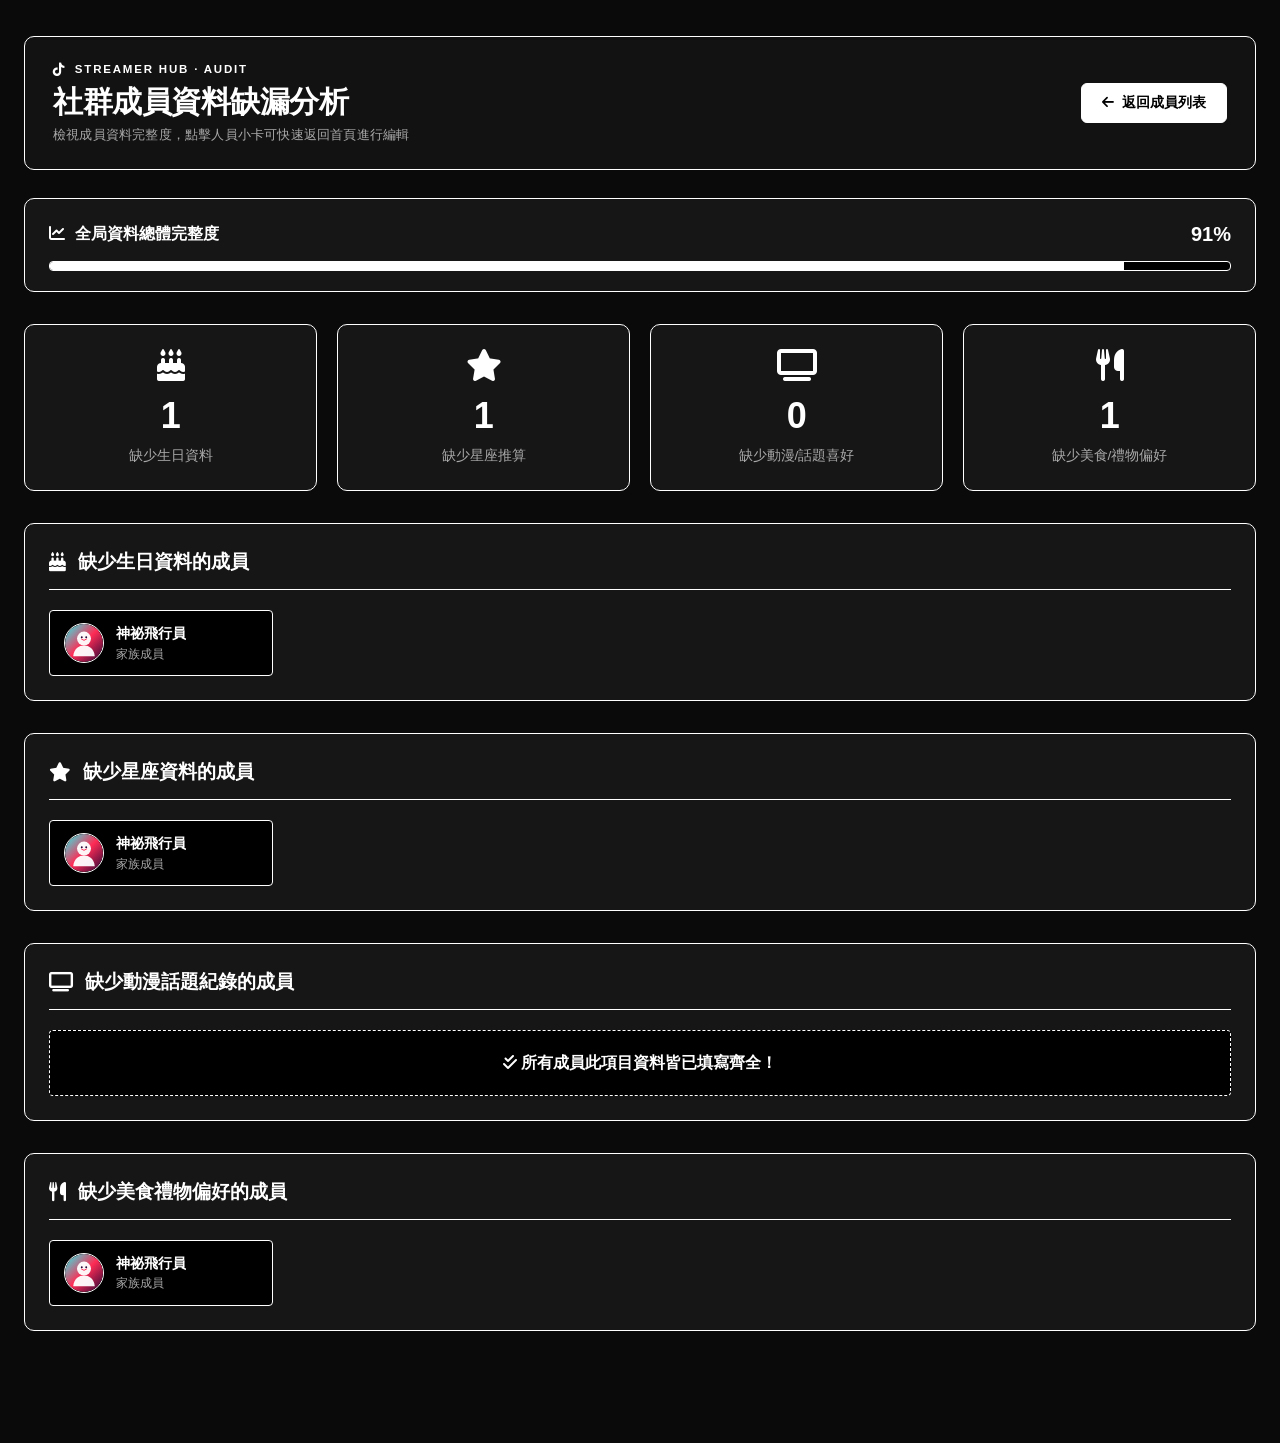
<file: missing-info.html>
<!DOCTYPE html>
<html lang="zh-TW">
<head>
    <meta charset="UTF-8">
    <meta name="viewport" content="width=device-width, initial-scale=1.0">
    <title>資料缺漏查詢 | TikTok Streamer Hub</title>
    <link rel="stylesheet" href="styles.css">
    <link rel="stylesheet" href="https://cdnjs.cloudflare.com/ajax/libs/font-awesome/6.5.1/css/all.min.css">
    <style>
        html, body {
            -ms-overflow-style: none;
            scrollbar-width: none;
            overflow-y: scroll;
        }
        html::-webkit-scrollbar,
        body::-webkit-scrollbar,
        *::-webkit-scrollbar {
            display: none !important;
            width: 0 !important;
            height: 0 !important;
        }
        * {
            -ms-overflow-style: none;
            scrollbar-width: none;
        }
        .stats-container {
            display: grid;
            grid-template-columns: repeat(auto-fit, minmax(220px, 1fr));
            gap: 1.25rem;
            margin-bottom: 2rem;
        }
        
        .stat-card {
            background-color: var(--card-bg);
            border-radius: var(--radius-lg);
            border: 1px solid var(--border-white);
            padding: 1.5rem;
            text-align: center;
            transition: var(--transition);
        }
        
        .stat-card:hover {
            background-color: var(--card-bg-hover);
            transform: translateY(-2px);
        }
        
        .stat-icon {
            font-size: 2rem;
            margin-bottom: 0.5rem;
            display: inline-block;
            color: var(--text-primary);
        }
        
        .stat-number {
            font-size: 2.25rem;
            font-weight: 800;
            margin-bottom: 0.2rem;
            letter-spacing: -0.5px;
            color: var(--text-primary);
        }
        
        .stat-label {
            font-size: 0.85rem;
            color: var(--text-secondary);
        }
        
        .missing-section {
            margin-bottom: 2rem;
            background-color: var(--card-bg);
            border-radius: var(--radius-lg);
            border: 1px solid var(--border-white);
            padding: 1.5rem;
        }
        
        .missing-section h2 {
            display: flex;
            align-items: center;
            gap: 0.75rem;
            margin-bottom: 1.25rem;
            padding-bottom: 0.75rem;
            font-size: 1.2rem;
            border-bottom: 1px solid var(--border-white);
            color: var(--text-primary);
        }

        .missing-section h2 i {
            color: var(--text-primary);
        }
        
        .missing-list {
            display: grid;
            grid-template-columns: repeat(auto-fill, minmax(200px, 1fr));
            gap: 1rem;
        }
        
        .missing-person {
            background-color: #000000;
            border: 1px solid var(--border-white);
            border-radius: var(--radius-sm);
            padding: 0.75rem 0.85rem;
            display: flex;
            align-items: center;
            gap: 0.75rem;
            transition: var(--transition);
            cursor: pointer;
        }
        
        .missing-person:hover {
            background-color: #ffffff;
            color: #000000;
        }

        .missing-person:hover .missing-role {
            color: #444444;
        }
        
        .missing-avatar {
            width: 40px;
            height: 40px;
            border-radius: 50%;
            object-fit: cover;
            border: 1px solid var(--border-white);
            background-color: #000000;
        }
        
        .missing-info {
            display: flex;
            flex-direction: column;
            overflow: hidden;
        }

        .missing-name {
            font-size: 0.9rem;
            font-weight: 700;
            white-space: nowrap;
            overflow: hidden;
            text-overflow: ellipsis;
        }

        .missing-role {
            font-size: 0.75rem;
            color: var(--text-secondary);
        }
        
        .progress-container {
            margin-bottom: 2rem;
            background-color: var(--card-bg);
            border-radius: var(--radius-lg);
            border: 1px solid var(--border-white);
            padding: 1.25rem 1.5rem;
        }
        
        .progress-label {
            display: flex;
            justify-content: space-between;
            align-items: center;
            margin-bottom: 0.75rem;
            font-weight: 600;
            color: var(--text-primary);
        }
        
        .progress-percentage {
            font-size: 1.25rem;
            font-weight: 800;
            color: var(--text-primary);
        }

        .progress-bar-wrapper {
            height: 10px;
            background-color: #000000;
            border: 1px solid var(--border-white);
            border-radius: var(--radius-sm);
            overflow: hidden;
        }
        
        .progress-bar {
            height: 100%;
            background-color: #ffffff;
            transition: width 0.8s ease;
        }

        .no-missing-data {
            padding: 1.25rem;
            text-align: center;
            color: #ffffff;
            font-weight: 600;
            grid-column: 1 / -1;
            background-color: #000000;
            border-radius: var(--radius-sm);
            border: 1px dashed var(--border-white);
        }
    </style>
</head>
<body class="bg-dark text-light">
    <div class="container">
        <!-- 頂部頁頭 -->
        <header class="header">
            <div class="brand">
                <div class="brand-badge">
                    <i class="fab fa-tiktok"></i>
                    <span>STREAMER HUB · AUDIT</span>
                </div>
                <h1>社群成員資料缺漏分析</h1>
                <p class="brand-subtitle">檢視成員資料完整度，點擊人員小卡可快速返回首頁進行編輯</p>
            </div>
            <div class="search-container">
                <a href="index.html" class="primary-btn">
                    <i class="fas fa-arrow-left"></i>
                    <span>返回成員列表</span>
                </a>
            </div>
        </header>

        <!-- 資料完整度進度條 -->
        <div class="progress-container">
            <div class="progress-label">
                <span><i class="fas fa-chart-line" style="margin-right:6px;"></i> 全局資料總體完整度</span>
                <span class="progress-percentage" id="completionRate">0%</span>
            </div>
            <div class="progress-bar-wrapper">
                <div class="progress-bar" id="completionBar" style="width: 0%"></div>
            </div>
        </div>
        
        <!-- 四大統計數字卡片 -->
        <div class="stats-container">
            <div class="stat-card">
                <i class="fas fa-cake-candles stat-icon"></i>
                <div class="stat-number" id="missingBirthdayCount">0</div>
                <div class="stat-label">缺少生日資料</div>
            </div>
            <div class="stat-card">
                <i class="fas fa-star stat-icon"></i>
                <div class="stat-number" id="missingZodiacCount">0</div>
                <div class="stat-label">缺少星座推算</div>
            </div>
            <div class="stat-card">
                <i class="fas fa-tv stat-icon"></i>
                <div class="stat-number" id="missingAnimeCount">0</div>
                <div class="stat-label">缺少動漫/話題喜好</div>
            </div>
            <div class="stat-card">
                <i class="fas fa-utensils stat-icon"></i>
                <div class="stat-number" id="missingFoodCount">0</div>
                <div class="stat-label">缺少美食/禮物偏好</div>
            </div>
        </div>
        
        <!-- 缺漏分類列表 -->
        <div class="missing-section">
            <h2><i class="fas fa-cake-candles"></i> 缺少生日資料的成員</h2>
            <div class="missing-list" id="missingBirthdayList"></div>
        </div>
        
        <div class="missing-section">
            <h2><i class="fas fa-star"></i> 缺少星座資料的成員</h2>
            <div class="missing-list" id="missingZodiacList"></div>
        </div>
        
        <div class="missing-section">
            <h2><i class="fas fa-tv"></i> 缺少動漫話題紀錄的成員</h2>
            <div class="missing-list" id="missingAnimeList"></div>
        </div>
        
        <div class="missing-section">
            <h2><i class="fas fa-utensils"></i> 缺少美食禮物偏好的成員</h2>
            <div class="missing-list" id="missingFoodList"></div>
        </div>
    </div>
    
    <script>
        const STORAGE_KEY = 'tiktok_streamer_crew_data';

        document.addEventListener('DOMContentLoaded', () => {
            analyzeMissingData();
        });
        
        function getCrewDataFromStorage() {
            try {
                const raw = localStorage.getItem(STORAGE_KEY);
                if (raw) {
                    const parsed = JSON.parse(raw);
                    if (Array.isArray(parsed)) return parsed;
                }
            } catch (e) {
                console.error(e);
            }
            return [];
        }

        function getAvatarUrl(person) {
            if (person.avatar && person.avatar.trim() !== '') {
                return person.avatar;
            }
            const seed = encodeURIComponent(person.name || 'streamer');
            return `https://api.dicebear.com/9.x/bottts-neutral/svg?seed=${seed}&radius=50`;
        }

        function analyzeMissingData() {
            const crewData = getCrewDataFromStorage();
            if (crewData.length === 0) {
                document.getElementById('completionRate').textContent = '0%';
                return;
            }

            const missingBirthday = crewData.filter(p => !p.birthday || !p.birthday.trim());
            const missingZodiac = crewData.filter(p => !p.zodiac || !p.zodiac.trim());
            const missingAnime = crewData.filter(p => !p.anime || !p.anime.trim());
            const missingFood = crewData.filter(p => !p.food || !p.food.trim());
            
            document.getElementById('missingBirthdayCount').textContent = missingBirthday.length;
            document.getElementById('missingZodiacCount').textContent = missingZodiac.length;
            document.getElementById('missingAnimeCount').textContent = missingAnime.length;
            document.getElementById('missingFoodCount').textContent = missingFood.length;
            
            const totalFields = crewData.length * 4;
            const missingTotal = missingBirthday.length + missingZodiac.length + missingAnime.length + missingFood.length;
            const rate = Math.max(0, Math.round(((totalFields - missingTotal) / totalFields) * 100));
            
            document.getElementById('completionRate').textContent = `${rate}%`;
            document.getElementById('completionBar').style.width = `${rate}%`;
            
            renderList(missingBirthday, 'missingBirthdayList');
            renderList(missingZodiac, 'missingZodiacList');
            renderList(missingAnime, 'missingAnimeList');
            renderList(missingFood, 'missingFoodList');
        }
        
        function renderList(people, containerId) {
            const container = document.getElementById(containerId);
            container.innerHTML = '';
            
            if (people.length === 0) {
                const noData = document.createElement('div');
                noData.className = 'no-missing-data';
                noData.innerHTML = '<i class="fas fa-check-double"></i> 所有成員此項目資料皆已填寫齊全！';
                container.appendChild(noData);
                return;
            }
            
            people.forEach(person => {
                const card = document.createElement('div');
                card.className = 'missing-person';
                card.innerHTML = `
                    <img class="missing-avatar" src="${getAvatarUrl(person)}" alt="${person.name}" onerror="this.src='image/default-avatar.svg'">
                    <div class="missing-info">
                        <span class="missing-name">${person.name}</span>
                        <span class="missing-role">${person.role || '家族成員'}</span>
                    </div>
                `;
                card.addEventListener('click', () => {
                    localStorage.setItem('searchPerson', person.name);
                    window.location.href = 'index.html';
                });
                container.appendChild(card);
            });
        }
    </script>
</body>
</html>
</file>
<file: styles.css>
/* ==========================================================================
   極簡平面暗黑風格 (Minimalist Flat Dark Aesthetic)
   - 純黑底色 (Pure Black: #0a0a0a)
   - 微淺灰卡片 (Subtle Dark Grey: #161616 -> hover: #202020)
   - 俐落純白框線 (Crisp White Borders: #ffffff)
   - 雙向絲滑進出場微動態 (Smooth Bidirectional Transitions)
   - 全局移除滑動條 (No Visible Scrollbars)
   ========================================================================== */

:root {
    --bg-main: #0a0a0a;
    --card-bg: #161616;
    --card-bg-hover: #202020;
    --card-bg-subtle: #121212;
    --card-bg-inner: #0d0d0d;
    
    --border-white: #ffffff;
    --border-white-muted: rgba(255, 255, 255, 0.4);
    --border-white-subtle: rgba(255, 255, 255, 0.18);
    
    --text-primary: #ffffff;
    --text-secondary: #a8a8a8;
    --text-muted: #6e6e6e;
    
    --radius-sm: 4px;
    --radius-md: 6px;
    --radius-lg: 10px;
    
    /* 專業物理回彈過渡曲線 */
    --ease-out: cubic-bezier(0.16, 1, 0.3, 1);
    --ease-in-out: cubic-bezier(0.4, 0, 0.2, 1);
    --transition: all 0.2s var(--ease-out);
    --transition-smooth: all 0.28s var(--ease-out);
}

* {
    margin: 0;
    padding: 0;
    box-sizing: border-box;
    -ms-overflow-style: none; /* IE and Edge */
    scrollbar-width: none;    /* Firefox */
}

/* ================= 全局徹底隱藏滾動條（保留滾動功能） ================= */
html {
    scroll-behavior: smooth;
    -ms-overflow-style: none;
    scrollbar-width: none;
    overflow-y: scroll;
}

body {
    font-family: -apple-system, BlinkMacSystemFont, "Segoe UI", Roboto, "Helvetica Neue", Arial, sans-serif;
    line-height: 1.5;
    background-color: var(--bg-main);
    color: var(--text-primary);
    min-height: 100vh;
    -webkit-font-smoothing: antialiased;
    overflow-x: hidden;
    -ms-overflow-style: none;
    scrollbar-width: none;
}

/* 針對 Webkit 核心 (Chrome, Safari, Edge, Opera) 隱藏滑動條 */
html::-webkit-scrollbar,
body::-webkit-scrollbar,
*::-webkit-scrollbar {
    display: none !important;
    width: 0 !important;
    height: 0 !important;
    background: transparent !important;
}

/* 全局黑底保護 */
.bg-dark, .bg-light {
    background-color: var(--bg-main) !important;
    color: var(--text-primary) !important;
}

.text-dark, .text-light {
    color: var(--text-primary) !important;
}

.container {
    max-width: 1280px;
    margin: 0 auto;
    padding: 2.25rem 1.5rem 5rem;
}

/* ================= 頁頭 (Header) ================= */
.header {
    display: flex;
    justify-content: space-between;
    align-items: center;
    gap: 1.5rem;
    margin-bottom: 1.75rem;
    flex-wrap: wrap;
    padding: 1.5rem 1.75rem;
    background-color: var(--card-bg-subtle);
    border: 1px solid var(--border-white);
    border-radius: var(--radius-lg);
    position: relative;
    animation: fadeInDown 0.45s var(--ease-out) both;
}

.brand {
    display: flex;
    flex-direction: column;
    gap: 0.35rem;
}

.brand-badge {
    display: inline-flex;
    align-items: center;
    gap: 0.5rem;
    font-size: 0.72rem;
    font-weight: 700;
    letter-spacing: 1.8px;
    color: var(--text-primary);
    text-transform: uppercase;
}

.brand-badge i {
    font-size: 0.85rem;
}

.header h1 {
    font-size: 1.85rem;
    font-weight: 800;
    letter-spacing: -0.5px;
    color: var(--text-primary);
    line-height: 1.2;
}

.brand-subtitle {
    font-size: 0.825rem;
    color: var(--text-secondary);
    letter-spacing: 0.2px;
}

/* ================= 搜尋與工具列 (Toolbar) ================= */
.search-container {
    display: flex;
    align-items: center;
    gap: 0.65rem;
    flex-wrap: wrap;
}

.search-input-wrapper {
    position: relative;
    display: flex;
    align-items: center;
}

.search-icon {
    position: absolute;
    left: 0.95rem;
    color: var(--text-secondary);
    font-size: 0.85rem;
    pointer-events: none;
    transition: var(--transition);
}

#searchInput {
    height: 40px;
    padding: 0 2.2rem 0 2.4rem;
    border: 1px solid var(--border-white);
    border-radius: var(--radius-md);
    background-color: var(--card-bg);
    color: var(--text-primary);
    font-size: 0.875rem;
    width: 240px;
    transition: width 0.3s var(--ease-out), background-color 0.2s, box-shadow 0.2s;
}

#searchInput:focus {
    outline: none;
    width: 290px;
    background-color: #000000;
    box-shadow: 0 0 0 2px #ffffff;
}

#searchInput:focus + .search-icon {
    color: var(--text-primary);
}

.clear-search-btn {
    position: absolute;
    right: 0.75rem;
    background: none;
    border: none;
    color: var(--text-secondary);
    font-size: 1.25rem;
    cursor: pointer;
    line-height: 1;
    transition: var(--transition);
}

.clear-search-btn:hover {
    color: var(--text-primary);
    transform: scale(1.15);
}

.header-actions {
    display: flex;
    align-items: center;
    gap: 0.5rem;
}

/* 平面化按鈕組 */
.primary-btn {
    height: 40px;
    background-color: #ffffff;
    color: #000000;
    border: 1px solid var(--border-white);
    padding: 0 1.25rem;
    border-radius: var(--radius-md);
    font-weight: 700;
    font-size: 0.85rem;
    cursor: pointer;
    display: inline-flex;
    align-items: center;
    justify-content: center;
    gap: 0.5rem;
    transition: var(--transition);
    text-decoration: none;
    user-select: none;
}

.primary-btn:hover {
    background-color: #e2e2e2;
    transform: translateY(-2px);
    box-shadow: 0 4px 12px rgba(255, 255, 255, 0.15);
}

.primary-btn:active {
    transform: translateY(0) scale(0.97);
}

.secondary-btn {
    height: 40px;
    background-color: var(--card-bg);
    color: var(--text-primary);
    border: 1px solid var(--border-white);
    padding: 0 1.15rem;
    border-radius: var(--radius-md);
    font-weight: 600;
    font-size: 0.85rem;
    cursor: pointer;
    display: inline-flex;
    align-items: center;
    justify-content: center;
    gap: 0.5rem;
    transition: var(--transition);
    user-select: none;
}

.secondary-btn:hover {
    background-color: #ffffff;
    color: #000000;
    transform: translateY(-2px);
}

.secondary-btn:active {
    transform: translateY(0) scale(0.97);
}

.danger-btn {
    height: 40px;
    background-color: var(--card-bg);
    color: #ff6b6b;
    border: 1px solid #ff6b6b;
    padding: 0 1.15rem;
    border-radius: var(--radius-md);
    font-weight: 600;
    font-size: 0.85rem;
    cursor: pointer;
    display: inline-flex;
    align-items: center;
    justify-content: center;
    gap: 0.5rem;
    transition: var(--transition);
}

.danger-btn:hover {
    background-color: #ff6b6b;
    color: #000000;
    transform: translateY(-2px);
}

.danger-btn:active {
    transform: translateY(0) scale(0.97);
}

.warning-btn {
    height: 40px;
    background-color: var(--card-bg);
    color: #ffbe76;
    border: 1px solid #ffbe76;
    padding: 0 1.15rem;
    border-radius: var(--radius-md);
    font-weight: 600;
    font-size: 0.85rem;
    cursor: pointer;
    display: inline-flex;
    align-items: center;
    justify-content: center;
    gap: 0.5rem;
    transition: var(--transition);
}

.warning-btn:hover {
    background-color: #ffbe76;
    color: #000000;
    transform: translateY(-2px);
}

.icon-btn {
    width: 40px;
    height: 40px;
    background-color: var(--card-bg);
    border: 1px solid var(--border-white);
    color: var(--text-primary);
    cursor: pointer;
    font-size: 0.95rem;
    border-radius: var(--radius-md);
    display: inline-flex;
    align-items: center;
    justify-content: center;
    transition: var(--transition);
    text-decoration: none;
    user-select: none;
}

.icon-btn:hover {
    background-color: #ffffff;
    color: #000000;
    transform: translateY(-2px);
}

.icon-btn:active {
    transform: translateY(0) scale(0.95);
}

/* ================= 篩選工具列 (Filters Bar) ================= */
.filters {
    display: flex;
    flex-direction: column;
    gap: 1rem;
    margin-bottom: 1.5rem;
    padding: 1.15rem 1.4rem;
    background-color: var(--card-bg-subtle);
    border: 1px solid var(--border-white);
    border-radius: var(--radius-lg);
    animation: fadeInDown 0.5s var(--ease-out) both;
}

.filter-pills {
    display: flex;
    gap: 0.5rem;
    flex-wrap: wrap;
}

.filter-btn {
    height: 36px;
    padding: 0 0.95rem;
    background-color: var(--card-bg);
    border: 1px solid var(--border-white-muted);
    border-radius: var(--radius-md);
    color: var(--text-primary);
    cursor: pointer;
    transition: var(--transition);
    font-weight: 500;
    font-size: 0.825rem;
    display: inline-flex;
    align-items: center;
    gap: 0.45rem;
    user-select: none;
}

.filter-btn:hover {
    border-color: var(--border-white);
    background-color: var(--card-bg-hover);
    transform: translateY(-1px);
}

.filter-btn:active {
    transform: translateY(0) scale(0.97);
}

.filter-btn.active {
    background-color: #ffffff !important;
    color: #000000 !important;
    border-color: #ffffff !important;
    font-weight: 700;
    transform: translateY(-1px);
    box-shadow: 0 2px 8px rgba(255, 255, 255, 0.2);
}

/* 下拉抽屜展開動效 */
.filter-selectors {
    display: flex;
    gap: 0.85rem;
    flex-wrap: wrap;
}

.selector-container {
    display: none;
}

.selector-container.active {
    display: block;
    animation: slideDownFade 0.3s var(--ease-out) both;
}

.select-box, .zodiac-select-container, .month-select-container {
    position: relative;
    display: inline-flex;
    align-items: center;
}

.styled-select, .zodiac-select, .month-select {
    appearance: none;
    -webkit-appearance: none;
    height: 38px;
    padding: 0 2.25rem 0 1rem;
    background-color: var(--card-bg);
    border: 1px solid var(--border-white);
    border-radius: var(--radius-md);
    color: var(--text-primary);
    font-size: 0.85rem;
    font-weight: 500;
    cursor: pointer;
    transition: var(--transition);
}

.styled-select:focus, .zodiac-select:focus, .month-select:focus {
    outline: none;
    background-color: #000000;
    box-shadow: 0 0 0 2px #ffffff;
}

.select-icon, .zodiac-icon, .month-icon {
    position: absolute;
    right: 0.85rem;
    font-size: 0.8rem;
    color: var(--text-primary);
    pointer-events: none;
    transition: var(--transition);
}

/* ================= 篩選結果 & 生日提示條 ================= */
.filter-results {
    margin-bottom: 1.25rem;
    padding: 0.75rem 1.15rem;
    background-color: var(--card-bg);
    border: 1px solid var(--border-white);
    border-radius: var(--radius-md);
    display: flex;
    justify-content: space-between;
    align-items: center;
    font-size: 0.85rem;
    animation: fadeIn 0.3s ease both;
}

.count-highlight {
    font-weight: 700;
    color: #ffffff;
    text-decoration: underline;
    margin: 0 4px;
}

.reset-filter-btn {
    background: none;
    border: none;
    color: var(--text-primary);
    cursor: pointer;
    font-size: 0.8rem;
    font-weight: 600;
    text-decoration: underline;
    transition: var(--transition);
}

.reset-filter-btn:hover {
    color: #e0e0e0;
}

/* 生日提醒橫幅 */
.birthday-alert {
    display: none;
    margin-bottom: 1.25rem;
    padding: 0.9rem 1.25rem;
    background-color: var(--card-bg);
    border: 1px solid var(--border-white);
    border-radius: var(--radius-md);
    animation: slideDownFade 0.4s var(--ease-out) both;
}

.birthday-alert.active {
    display: block;
}

.birthday-alert-content {
    display: flex;
    align-items: center;
    gap: 0.85rem;
    flex-wrap: wrap;
}

.birthday-icon {
    font-size: 1.25rem;
    color: #ffffff;
    animation: gentleBounce 2s infinite ease-in-out;
}

.celebrate-btn {
    height: 32px;
    background-color: #ffffff;
    color: #000000;
    border: 1px solid var(--border-white);
    padding: 0 0.95rem;
    border-radius: var(--radius-sm);
    font-weight: 700;
    font-size: 0.8rem;
    cursor: pointer;
    margin-left: auto;
    transition: var(--transition);
}

.celebrate-btn:hover {
    background-color: #dcdcdc;
    transform: scale(1.04);
}

.celebrate-btn:active {
    transform: scale(0.97);
}

.close-birthday-alert {
    background: none;
    border: none;
    color: var(--text-primary);
    font-size: 1.35rem;
    cursor: pointer;
    line-height: 1;
    transition: var(--transition);
}

.close-birthday-alert:hover {
    transform: rotate(90deg);
}

/* ================= 卡片網格 (Cards Grid) ================= */
.cards-container {
    display: grid;
    grid-template-columns: repeat(auto-fill, minmax(285px, 1fr));
    gap: 1.35rem;
}

/* 卡片本體 */
.card {
    background-color: var(--card-bg);
    border: 1px solid var(--border-white);
    border-radius: var(--radius-lg);
    overflow: hidden;
    cursor: pointer;
    transition: var(--transition-smooth);
    display: flex;
    flex-direction: column;
    position: relative;
    animation: cardEntrance 0.5s var(--ease-out) both;
}

.card:hover {
    background-color: var(--card-bg-hover);
    transform: translateY(-5px);
    box-shadow: 0 8px 24px rgba(255, 255, 255, 0.08);
}

/* 今日壽星卡片呼吸動效 */
.birthday-today {
    border-width: 2px !important;
    animation: cardEntrance 0.5s var(--ease-out) both, subtleWhitePulse 2.5s infinite ease-in-out !important;
}

/* 卡片頂部條 */
.card-top-bar {
    padding: 0.9rem 1.15rem 0.35rem;
    display: flex;
    justify-content: space-between;
    align-items: center;
}

.card-role-badge, .role-badge {
    font-size: 0.725rem;
    font-weight: 700;
    padding: 0.22rem 0.65rem;
    border-radius: var(--radius-sm);
    background-color: #000000;
    color: #ffffff;
    border: 1px solid var(--border-white);
    letter-spacing: 0.5px;
}

.card-quick-actions {
    display: flex;
    gap: 0.35rem;
    opacity: 0.6;
    transition: var(--transition);
}

.card:hover .card-quick-actions {
    opacity: 1;
}

.quick-btn {
    width: 28px;
    height: 28px;
    border-radius: var(--radius-sm);
    border: 1px solid var(--border-white-muted);
    background-color: #000000;
    color: #ffffff;
    display: inline-flex;
    align-items: center;
    justify-content: center;
    cursor: pointer;
    font-size: 0.75rem;
    transition: var(--transition);
}

.quick-btn:hover {
    background-color: #ffffff;
    color: #000000;
    border-color: #ffffff;
    transform: scale(1.1);
}

.quick-btn:active {
    transform: scale(0.92);
}

.quick-btn.delete-quick-btn:hover {
    background-color: #ff6b6b;
    border-color: #ff6b6b;
    color: #000000;
}

/* 卡片頭像微動態 */
.card-avatar {
    width: 90px;
    height: 90px;
    border-radius: 50%;
    margin: 0.65rem auto 0.85rem;
    overflow: hidden;
    border: 1.5px solid var(--border-white);
    background-color: #000000;
    transition: var(--transition-smooth);
}

.card:hover .card-avatar {
    transform: scale(1.06);
    border-width: 2px;
}

.card-avatar img {
    width: 100%;
    height: 100%;
    object-fit: cover;
    display: block;
}

/* 卡片內容排版 */
.card-info {
    padding: 0 1.25rem 1.25rem;
    text-align: center;
    flex-grow: 1;
    display: flex;
    flex-direction: column;
}

.card-name {
    font-size: 1.2rem;
    font-weight: 700;
    margin-bottom: 0.2rem;
    color: var(--text-primary);
    letter-spacing: -0.2px;
}

.card-tiktok-id {
    font-size: 0.78rem;
    color: var(--text-secondary);
    margin-bottom: 0.85rem;
    display: inline-block;
}

.card-info p {
    font-size: 0.825rem;
    margin-bottom: 0.4rem;
    display: flex;
    align-items: center;
    gap: 0.55rem;
    text-align: left;
    color: var(--text-primary);
}

.card-info p i {
    width: 16px;
    color: var(--text-secondary);
    font-size: 0.8rem;
    flex-shrink: 0;
    text-align: center;
}

/* 主播備忘便籤感區塊 */
.card-notes {
    margin-top: 0.6rem;
    padding: 0.55rem 0.75rem;
    background-color: var(--card-bg-inner);
    border: 1px solid var(--border-white-subtle);
    border-radius: var(--radius-sm);
    font-size: 0.78rem !important;
    color: var(--text-secondary) !important;
    line-height: 1.45;
}

.empty-value {
    color: var(--text-muted) !important;
    font-style: italic;
}

/* ================= 彈窗系列 (Modals 雙向絲滑過渡，永不閃退) ================= */
.modal,
.birthday-modal {
    position: fixed;
    top: 0;
    left: 0;
    width: 100%;
    height: 100%;
    z-index: 1000;
    background-color: rgba(0, 0, 0, 0.85);
    display: flex !important;
    align-items: center;
    justify-content: center;
    padding: 2.5rem 1rem;
    overflow-y: auto;
    
    /* 雙向平滑過渡：進場與退場皆具備 0.28s 自然曲線 */
    opacity: 0;
    visibility: hidden;
    pointer-events: none;
    transition: opacity 0.28s var(--ease-out),
                visibility 0.28s var(--ease-out);
    
    /* 移除彈窗滾動條 */
    -ms-overflow-style: none;
    scrollbar-width: none;
}

.modal::-webkit-scrollbar,
.birthday-modal::-webkit-scrollbar {
    display: none !important;
    width: 0 !important;
    height: 0 !important;
}

/* 激活狀態 (開啟中) */
.modal.active,
.birthday-modal.active {
    opacity: 1;
    visibility: visible;
    pointer-events: auto;
}

/* 彈窗內容容器 (縮放彈出與縮小退場) */
.modal-content,
.birthday-modal-content {
    background-color: var(--card-bg);
    color: var(--text-primary);
    padding: 2rem;
    border-radius: var(--radius-lg);
    width: 100%;
    max-width: 600px;
    position: relative;
    border: 1px solid var(--border-white);
    margin: auto 0;
    
    /* 預設關閉狀態：縮小並沉降 */
    transform: scale(0.92) translateY(14px);
    opacity: 0;
    transition: transform 0.28s var(--ease-out),
                opacity 0.28s var(--ease-out);
}

/* 激活狀態下的內容容器：平滑彈至正常大小 */
.modal.active .modal-content,
.birthday-modal.active .birthday-modal-content {
    transform: scale(1) translateY(0);
    opacity: 1;
}

.close-btn {
    position: absolute;
    right: 1.25rem;
    top: 1.25rem;
    font-size: 1.5rem;
    background: none;
    border: none;
    color: var(--text-secondary);
    cursor: pointer;
    line-height: 1;
    transition: var(--transition);
}

.close-btn:hover {
    color: var(--text-primary);
    transform: rotate(90deg);
}

.editor-header {
    display: flex;
    align-items: center;
    gap: 0.75rem;
    margin-bottom: 1.25rem;
    padding-bottom: 0.85rem;
    border-bottom: 1px solid var(--border-white);
}

.modal-header-icon {
    font-size: 1.5rem;
    color: var(--text-primary);
}

.editor-header h2 {
    font-size: 1.3rem;
    font-weight: 700;
}

.editor-sub {
    font-size: 0.8rem;
    color: var(--text-secondary);
}

/* 表單排版 */
.person-form {
    display: flex;
    flex-direction: column;
    gap: 1.05rem;
}

.form-row.two-cols {
    display: grid;
    grid-template-columns: 1fr 1fr;
    gap: 1rem;
}

@media (max-width: 600px) {
    .form-row.two-cols {
        grid-template-columns: 1fr;
    }
}

.form-group {
    display: flex;
    flex-direction: column;
    gap: 0.35rem;
}

.form-group label {
    font-size: 0.85rem;
    font-weight: 600;
}

.required {
    color: #ff6b6b;
}

.person-form input,
.person-form select,
.person-form textarea {
    padding: 0.65rem 0.85rem;
    border-radius: var(--radius-sm);
    background-color: #000000;
    border: 1px solid var(--border-white);
    color: #ffffff;
    font-family: inherit;
    font-size: 0.875rem;
    transition: var(--transition);
}

.person-form input:focus,
.person-form select:focus,
.person-form textarea:focus {
    outline: none;
    box-shadow: 0 0 0 2px #ffffff;
}

.avatar-upload-row {
    display: flex;
    gap: 0.5rem;
}

.avatar-upload-row input {
    flex-grow: 1;
}

.upload-file-btn {
    background-color: #000000;
    border: 1px solid var(--border-white);
    border-radius: var(--radius-sm);
    padding: 0 0.85rem;
    display: flex;
    align-items: center;
    justify-content: center;
    cursor: pointer;
    color: #ffffff;
    transition: var(--transition);
}

.upload-file-btn:hover {
    background-color: #ffffff;
    color: #000000;
}

.form-hint {
    font-size: 0.75rem;
    color: var(--text-secondary);
}

.form-actions {
    display: flex;
    justify-content: flex-end;
    gap: 0.75rem;
    margin-top: 0.5rem;
    padding-top: 1rem;
    border-top: 1px solid var(--border-white-muted);
}

/* 成員詳情彈窗 */
.person-details {
    display: flex;
    gap: 1.75rem;
    align-items: flex-start;
}

@media (max-width: 600px) {
    .person-details {
        flex-direction: column;
        align-items: center;
        text-align: center;
    }
}

.person-avatar-wrap {
    display: flex;
    flex-direction: column;
    align-items: center;
    gap: 0.75rem;
    flex-shrink: 0;
}

.person-avatar-wrap img, #modalAvatar {
    width: 125px;
    height: 125px;
    border-radius: 50%;
    object-fit: cover;
    border: 2px solid var(--border-white);
    background-color: #000000;
}

.title-row {
    display: flex;
    align-items: center;
    gap: 0.65rem;
    margin-bottom: 0.85rem;
    flex-wrap: wrap;
}

.title-row h2, #modalName {
    font-size: 1.45rem;
    font-weight: 700;
}

.tiktok-id-badge {
    background-color: #000000;
    border: 1px solid var(--border-white);
    padding: 0.2rem 0.55rem;
    border-radius: var(--radius-sm);
    font-size: 0.78rem;
    color: var(--text-primary);
}

.info-grid {
    display: grid;
    grid-template-columns: 1fr;
    gap: 0.5rem;
    margin-bottom: 1rem;
}

.info-item, .person-info p {
    font-size: 0.875rem;
    display: flex;
    align-items: center;
    gap: 0.55rem;
}

.notes-box {
    background-color: #000000;
    border-radius: var(--radius-sm);
    padding: 0.85rem;
    border: 1px solid var(--border-white-muted);
}

.notes-box h4 {
    font-size: 0.8rem;
    margin-bottom: 0.35rem;
    color: var(--text-secondary);
}

.modal-footer {
    display: flex;
    justify-content: flex-end;
    gap: 0.75rem;
    margin-top: 1.5rem;
    padding-top: 1rem;
    border-top: 1px solid var(--border-white);
}

.center-actions {
    justify-content: center;
}

.confirm-dialog-content {
    max-width: 420px;
    text-align: center;
}

.confirm-icon {
    font-size: 2.75rem;
    color: var(--text-primary);
    margin-bottom: 0.75rem;
    animation: gentleBounce 2s infinite ease-in-out;
}

/* 資料庫管理彈窗 */
.data-manage-content {
    max-width: 660px;
}

.data-stat-card {
    background-color: #000000;
    border-radius: var(--radius-sm);
    border: 1px solid var(--border-white);
    padding: 1.15rem;
    text-align: center;
    margin-bottom: 1.35rem;
}

.stat-num {
    font-size: 2.25rem;
    font-weight: 800;
    color: var(--text-primary);
}

.stat-text {
    font-size: 0.8rem;
    color: var(--text-secondary);
}

.manage-action-grid {
    display: grid;
    grid-template-columns: 1fr 1fr;
    gap: 1.15rem;
}

@media (max-width: 600px) {
    .manage-action-grid {
        grid-template-columns: 1fr;
    }
}

.manage-card {
    background-color: var(--card-bg-subtle);
    border: 1px solid var(--border-white);
    border-radius: var(--radius-sm);
    padding: 1.15rem;
    display: flex;
    flex-direction: column;
    gap: 0.6rem;
    transition: var(--transition);
}

.manage-card:hover {
    background-color: var(--card-bg-hover);
    transform: translateY(-2px);
}

.manage-card-icon {
    font-size: 1.4rem;
    color: var(--text-primary);
}

.manage-card h4 {
    font-size: 0.95rem;
    font-weight: 700;
}

.manage-card p {
    font-size: 0.8rem;
    color: var(--text-secondary);
    flex-grow: 1;
}

/* 生日狂歡彈窗 */
.birthday-modal-content {
    max-width: 520px;
}

.birthday-modal-header {
    display: flex;
    justify-content: space-between;
    align-items: center;
    border-bottom: 1px solid var(--border-white);
    padding-bottom: 0.75rem;
    margin-bottom: 1.25rem;
}

.close-birthday-modal {
    background: none;
    border: none;
    font-size: 1.5rem;
    color: var(--text-primary);
    cursor: pointer;
    transition: var(--transition);
}

.close-birthday-modal:hover {
    transform: rotate(90deg);
}

.birthday-cake-icon {
    font-size: 3rem;
    color: var(--text-primary);
    display: block;
    text-align: center;
    margin-bottom: 0.75rem;
    animation: gentleBounce 2s infinite ease-in-out;
}

.birthday-message-text {
    text-align: center;
    font-size: 1.1rem;
    font-weight: 700;
    margin-bottom: 1.25rem;
    color: var(--text-primary);
}

.birthday-people-container {
    display: flex;
    flex-direction: column;
    gap: 0.75rem;
}

.birthday-person-card {
    background-color: #000000;
    border-radius: var(--radius-sm);
    padding: 0.85rem 1rem;
    display: flex;
    align-items: center;
    gap: 1rem;
    border: 1px solid var(--border-white);
    transition: var(--transition);
}

.birthday-person-card:hover {
    background-color: var(--card-bg-hover);
    transform: translateX(4px);
}

.birthday-person-avatar {
    width: 52px;
    height: 52px;
    border-radius: 50%;
    object-fit: cover;
    border: 1px solid var(--border-white);
}

/* 浮動生日按鈕 */
.show-birthdays-btn {
    position: fixed;
    bottom: 25px;
    right: 25px;
    background-color: #ffffff;
    color: #000000;
    border: 1px solid var(--border-white);
    padding: 0.75rem 1.25rem;
    font-size: 0.875rem;
    font-weight: 700;
    border-radius: var(--radius-md);
    cursor: pointer;
    display: none;
    align-items: center;
    gap: 0.55rem;
    z-index: 900;
    box-shadow: 0 4px 15px rgba(255, 255, 255, 0.15);
    transition: var(--transition);
}

.show-birthdays-btn.active {
    display: flex;
    animation: slideUpFade 0.4s var(--ease-out) both;
}

.show-birthdays-btn:hover {
    background-color: #e2e2e2;
    transform: translateY(-3px);
    box-shadow: 0 8px 20px rgba(255, 255, 255, 0.25);
}

.show-birthdays-btn:active {
    transform: translateY(0) scale(0.96);
}

.confetti-container {
    display: none;
}

/* 空狀態展示 */
.empty-state {
    text-align: center;
    padding: 3.5rem 1.5rem;
    background-color: var(--card-bg);
    border-radius: var(--radius-lg);
    border: 1px solid var(--border-white);
    animation: fadeIn 0.4s ease both;
}

.empty-icon {
    font-size: 3rem;
    color: var(--text-secondary);
    margin-bottom: 0.75rem;
}

/* Toast 輕提示 */
.toast-container {
    position: fixed;
    bottom: 25px;
    left: 25px;
    z-index: 1500;
    display: flex;
    flex-direction: column;
    gap: 0.5rem;
    pointer-events: none;
}

.toast {
    background-color: #000000;
    color: #ffffff;
    padding: 0.8rem 1.35rem;
    border-radius: var(--radius-sm);
    display: flex;
    align-items: center;
    gap: 0.7rem;
    font-size: 0.85rem;
    font-weight: 600;
    border: 1px solid var(--border-white);
    pointer-events: auto;
    box-shadow: 0 6px 20px rgba(0, 0, 0, 0.6);
    animation: toastSlideIn 0.35s var(--ease-out) both;
    transition: var(--transition);
}

.toast.toast-error {
    border-color: #ff6b6b;
    color: #ff6b6b;
}

.toast.toast-success {
    border-color: #ffffff;
    color: #ffffff;
}

/* ================= 高級核心動畫定義 (Keyframes) ================= */

/* 卡片平滑交錯浮現 (Staggered Entrance) */
@keyframes cardEntrance {
    0% {
        opacity: 0;
        transform: translateY(18px);
    }
    100% {
        opacity: 1;
        transform: translateY(0);
    }
}

/* 下拉抽屜滑出 */
@keyframes slideDownFade {
    0% {
        opacity: 0;
        transform: translateY(-8px);
    }
    100% {
        opacity: 1;
        transform: translateY(0);
    }
}

/* 上浮滑入 */
@keyframes slideUpFade {
    0% {
        opacity: 0;
        transform: translateY(15px);
    }
    100% {
        opacity: 1;
        transform: translateY(0);
    }
}

/* 頂部元件滑入 */
@keyframes fadeInDown {
    0% {
        opacity: 0;
        transform: translateY(-12px);
    }
    100% {
        opacity: 1;
        transform: translateY(0);
    }
}

/* Toast 滑入 */
@keyframes toastSlideIn {
    0% {
        opacity: 0;
        transform: translateX(-25px);
    }
    100% {
        opacity: 1;
        transform: translateX(0);
    }
}

/* 通用淡入 */
@keyframes fadeIn {
    0% { opacity: 0; }
    100% { opacity: 1; }
}

/* 壽星卡片優雅白光呼吸 */
@keyframes subtleWhitePulse {
    0%, 100% {
        box-shadow: 0 0 0 1px #ffffff, 0 0 10px rgba(255, 255, 255, 0.15);
    }
    50% {
        box-shadow: 0 0 0 1px #ffffff, 0 0 22px rgba(255, 255, 255, 0.35);
    }
}

/* 輕度浮動回彈 */
@keyframes gentleBounce {
    0%, 100% {
        transform: translateY(0);
    }
    50% {
        transform: translateY(-4px);
    }
}
</file>
